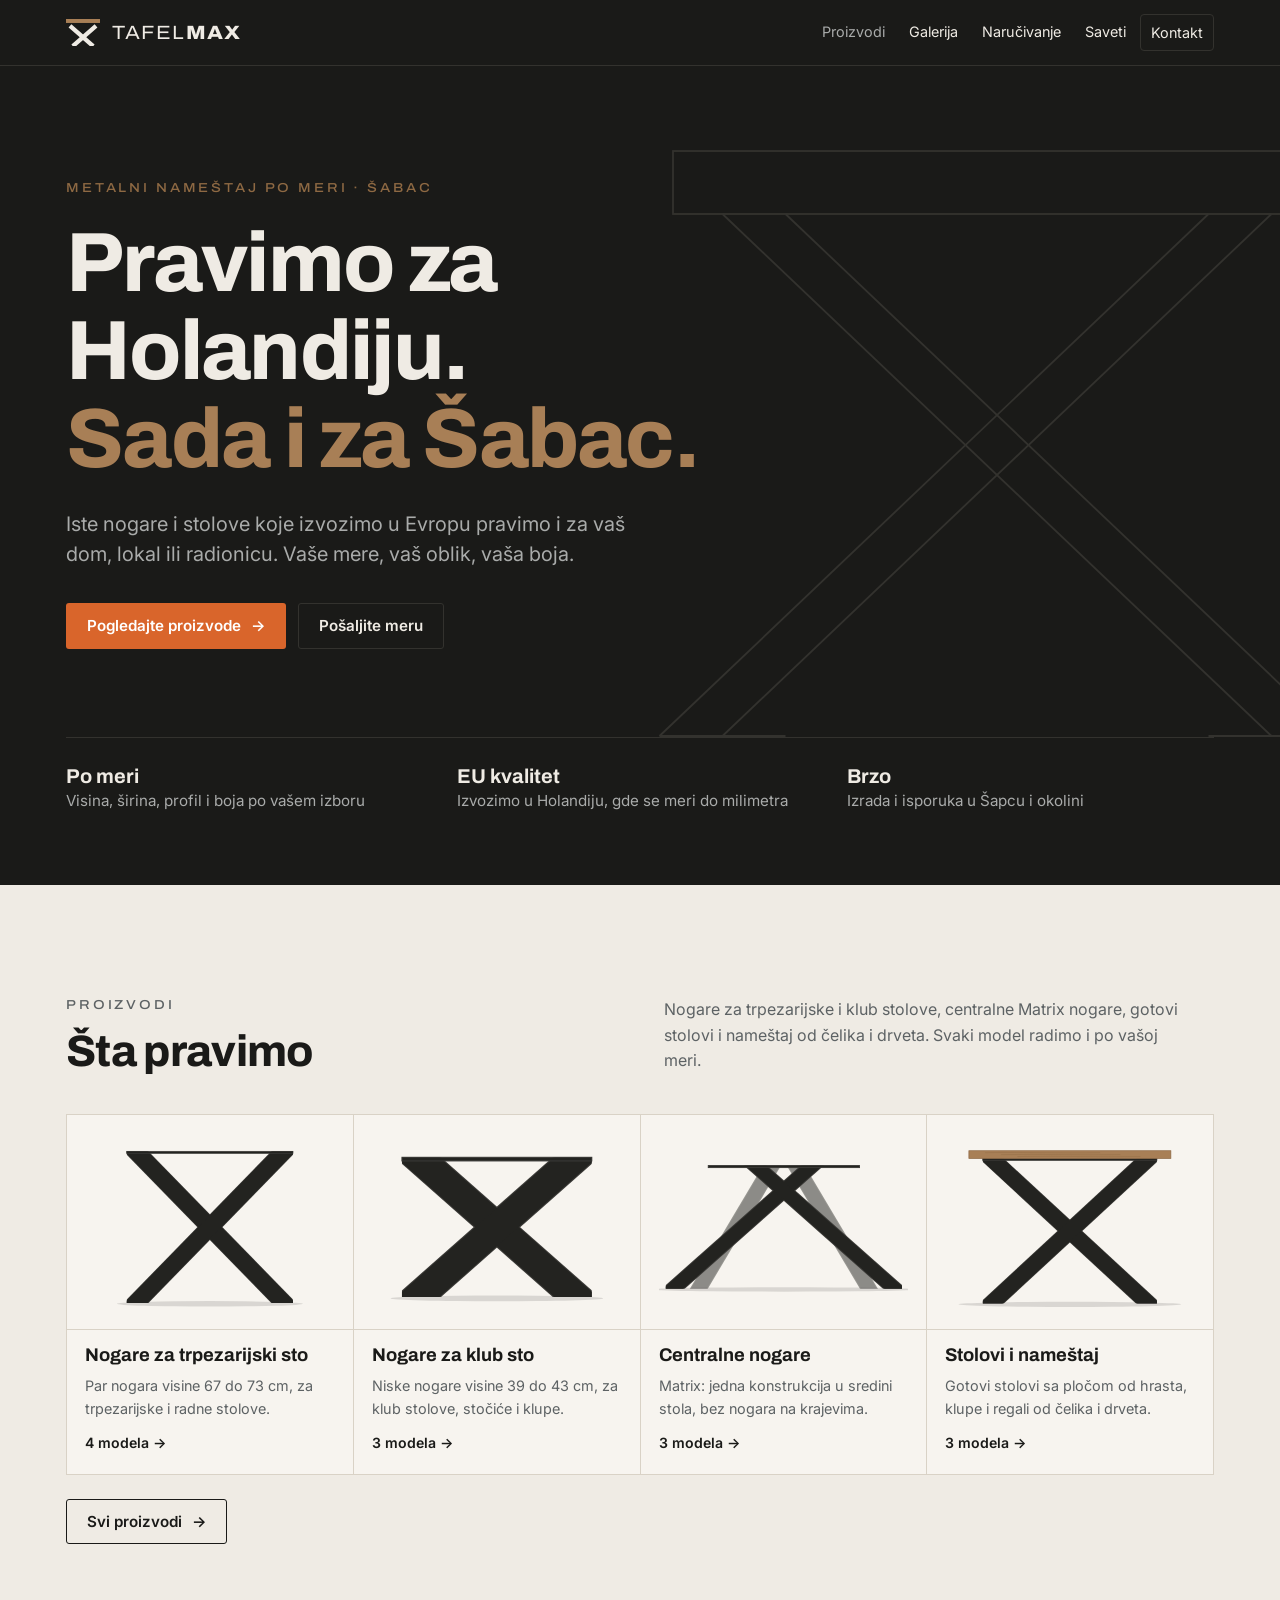
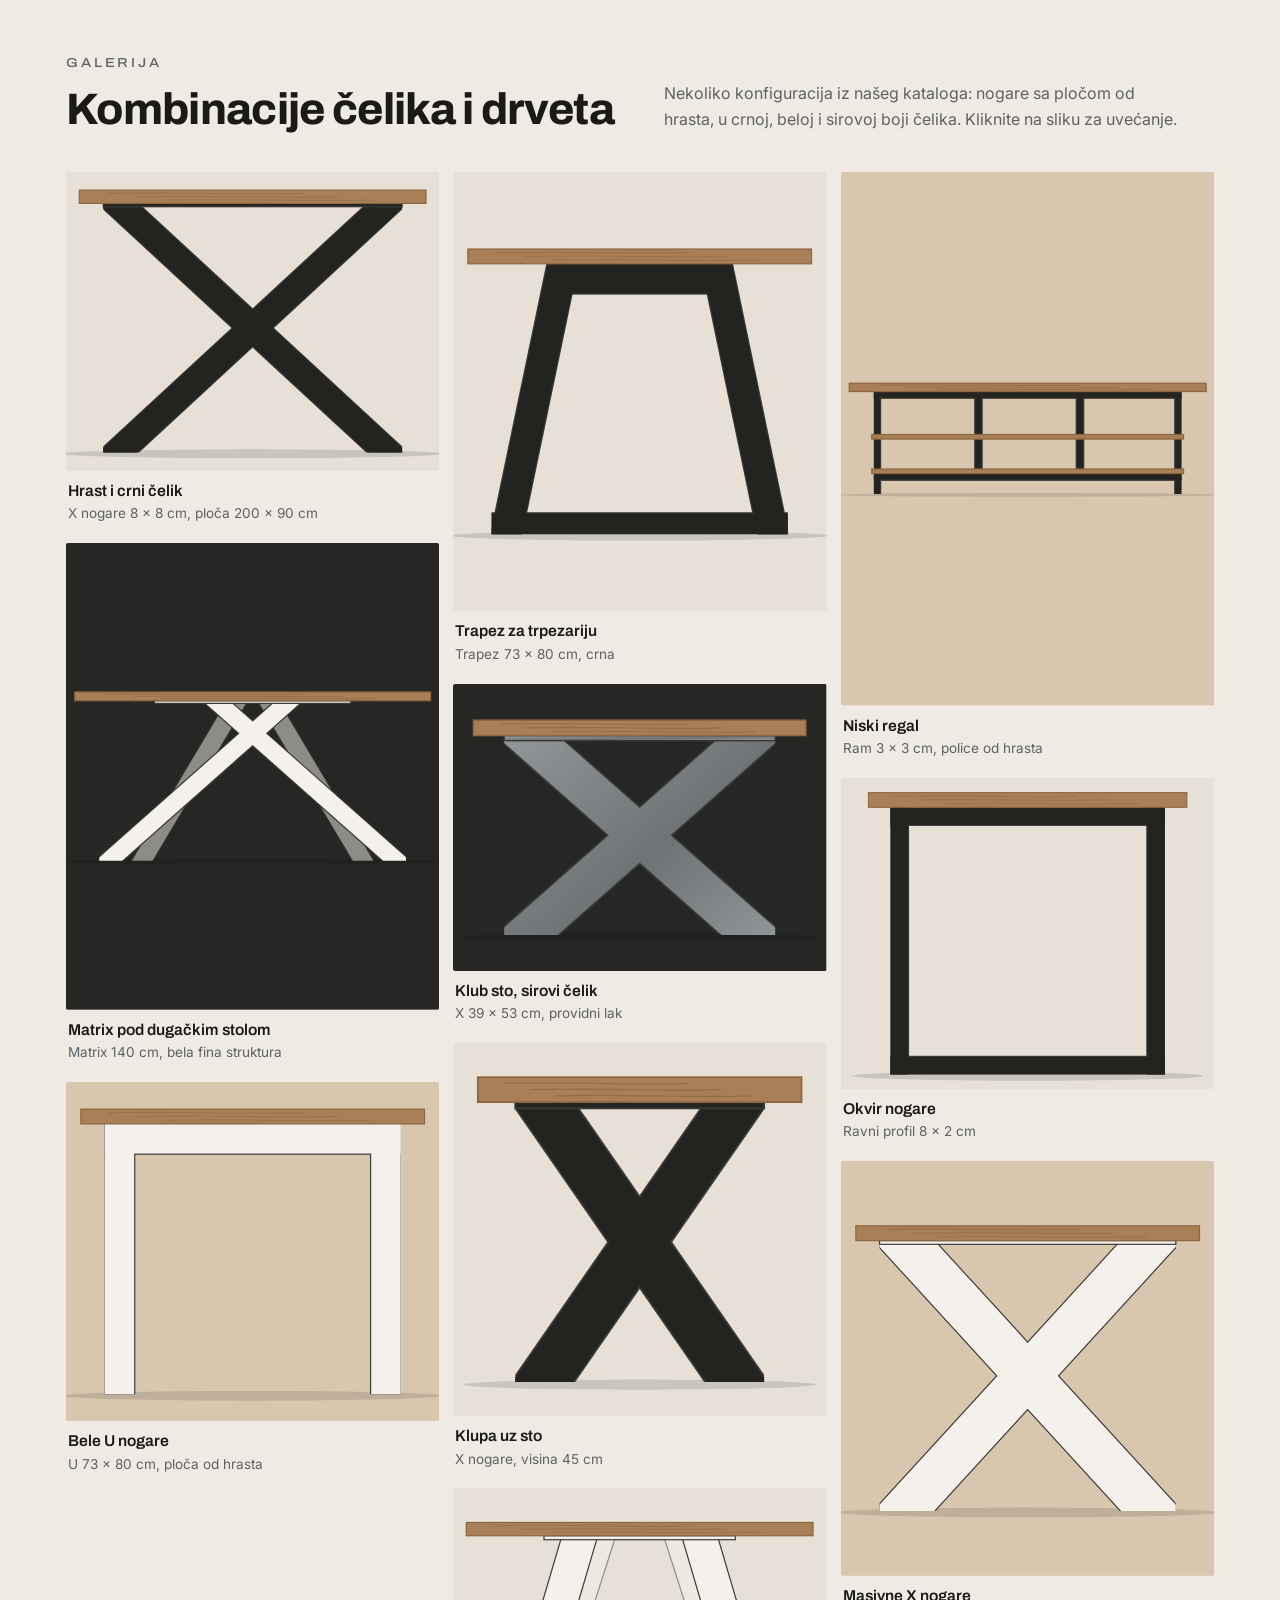
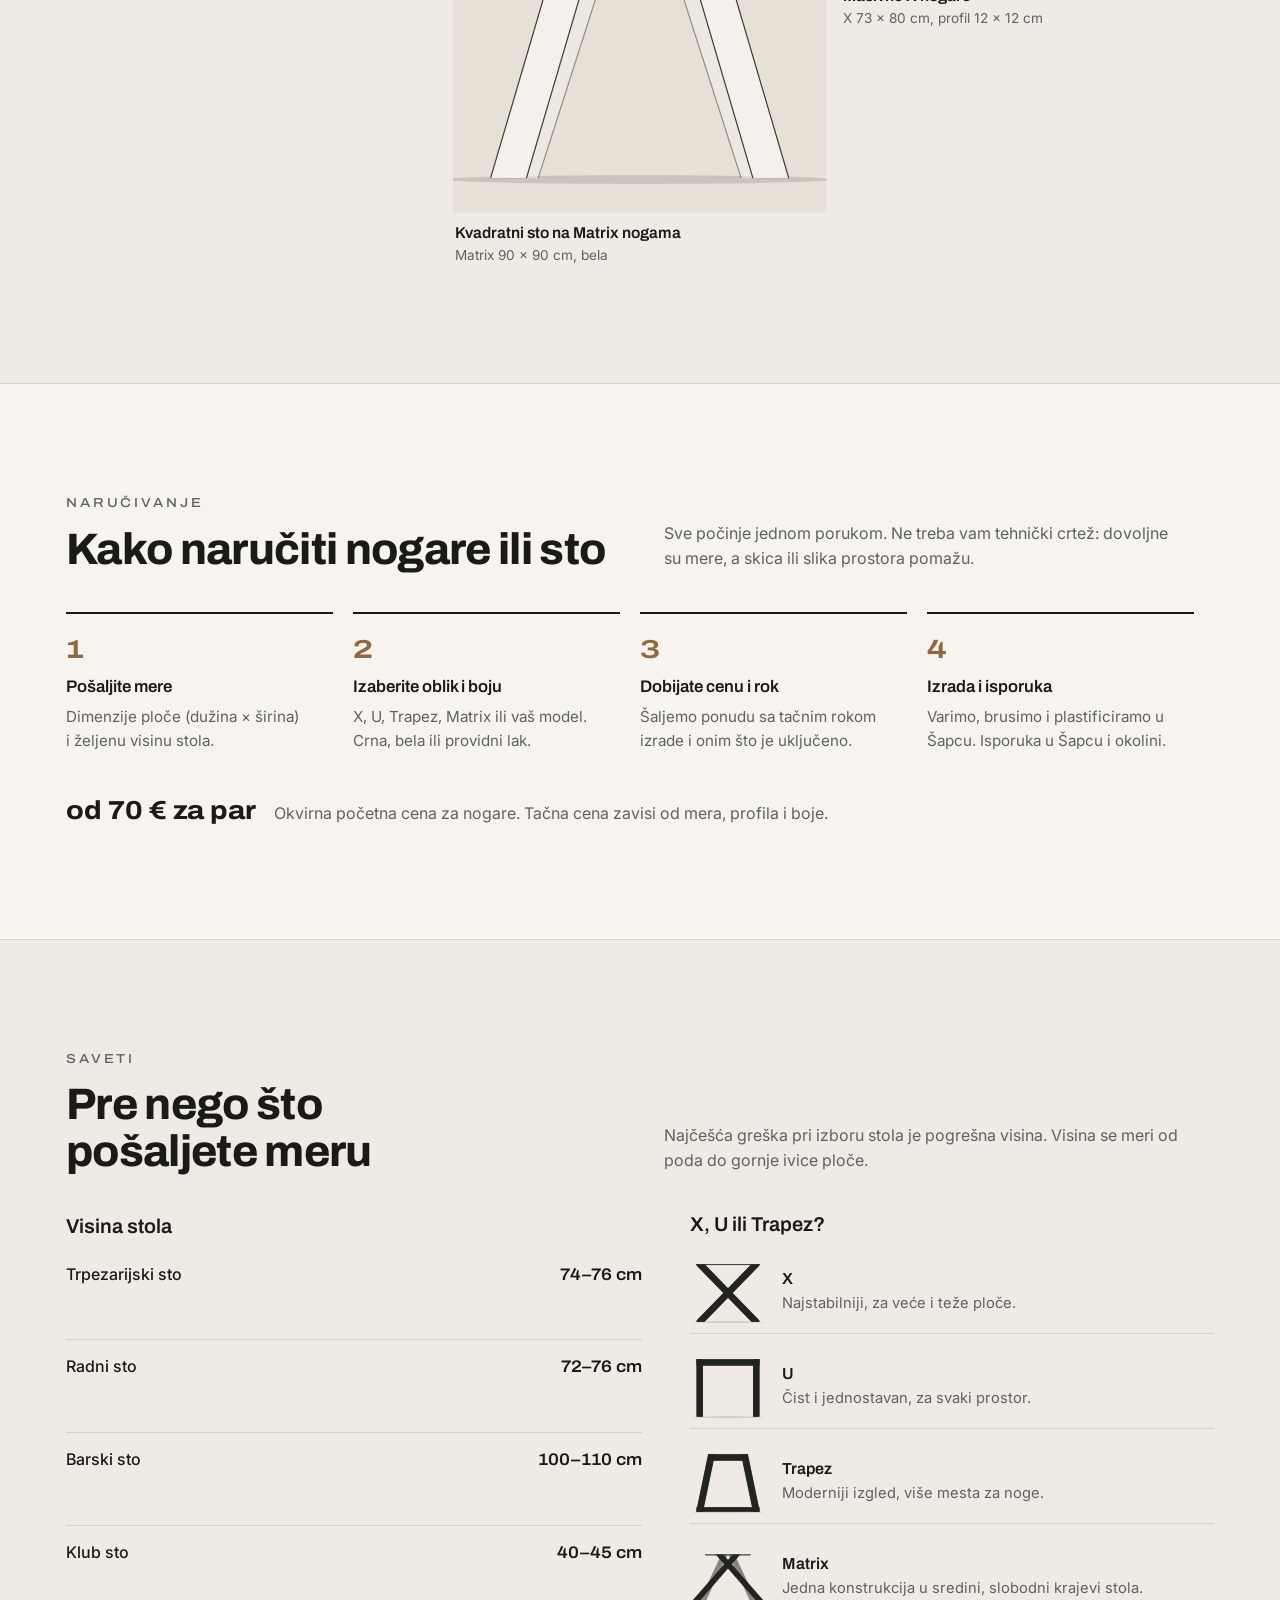
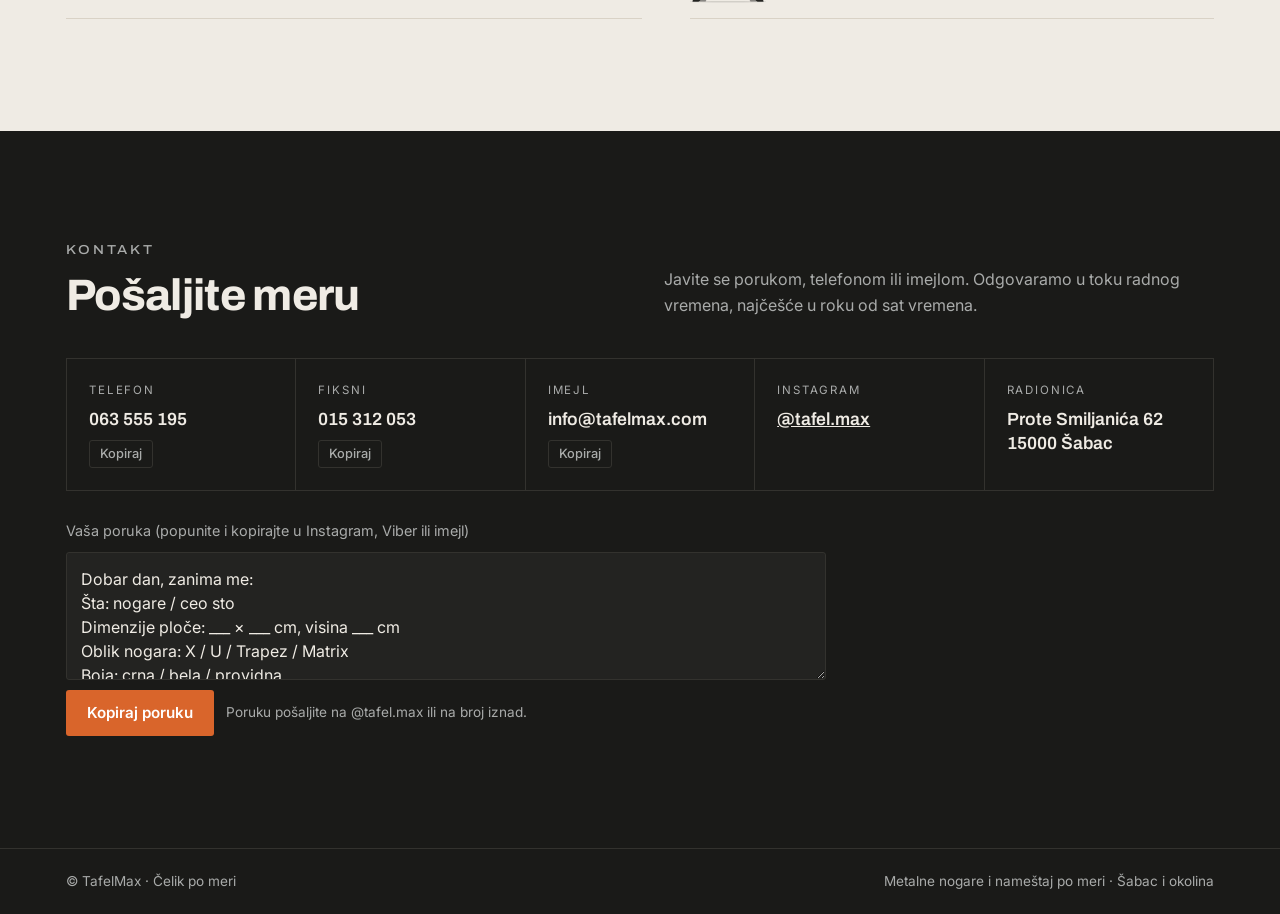
<file: index.html>
<!doctype html>
<html lang="sr-Latn">
<head>
<meta charset="utf-8">
<meta name="viewport" content="width=device-width, initial-scale=1, viewport-fit=cover">
<title>TafelMax</title>
<meta name="claude:viewport-fit-sides" content="cover">
<meta name="description" content="TafelMax, Šabac. Metalne nogare i nameštaj po meri. Izvozimo u Holandiju.">
<link rel="preconnect" href="https://fonts.googleapis.com">
<link rel="preconnect" href="https://fonts.gstatic.com" crossorigin>
<link rel="stylesheet" href="https://fonts.googleapis.com/css2?family=Archivo:wdth,wght@62..125,400..800&family=Inter:wght@400;500;600&display=swap">
<link rel="stylesheet" href="assets/style.css">
</head>
<body>
<header class="top">
  <div class="wrap">
    <a class="brand" href="index.html" aria-label="TafelMax, početna">
      <svg viewBox="0 0 120 96" aria-hidden="true"><rect x="0" y="0" width="120" height="14" fill="#A87F56"/><path d="M14 24 L96 96 M106 24 L24 96" stroke="currentColor" stroke-width="15" stroke-linecap="butt" fill="none"/></svg>
      <span class="wordmark">TAFEL<b>MAX</b></span>
    </a>
    <nav class="nav" aria-label="Glavni meni">
      <a href="proizvodi.html">Proizvodi</a>
      <a href="index.html#galerija" aria-current="page">Galerija</a>
      <a href="index.html#narucivanje" aria-current="page">Naručivanje</a>
      <a href="index.html#saveti" aria-current="page">Saveti</a>
      <a class="cta-mini" href="#kontakt">Kontakt</a>
    </nav>
  </div>
</header>

<main id="pocetak">
  <section class="hero">
    <svg class="hero-x" viewBox="0 0 800 700" aria-hidden="true" fill="none" stroke="currentColor" stroke-width="2">
      <rect x="40" y="40" width="720" height="70"/>
      <path d="M95 110 L705 690 M705 110 L95 690"/>
      <path d="M165 110 L775 690 M635 110 L25 690"/>
      <path d="M25 690 H165 M635 690 H775"/>
    </svg>
    <div class="wrap">
      <p class="eyebrow">Metalni nameštaj po meri · Šabac</p>
      <h1>Pravimo za Holandiju. <span>Sada i za Šabac.</span></h1>
      <p class="lead">Iste nogare i stolove koje izvozimo u Evropu pravimo i za vaš dom, lokal ili radionicu. Vaše mere, vaš oblik, vaša boja.</p>
      <div class="hero-actions">
        <a class="btn btn-cta" href="proizvodi.html">Pogledajte proizvode <span aria-hidden="true">→</span></a>
        <a class="btn btn-ghost" href="#kontakt">Pošaljite meru</a>
      </div>
      <div class="facts">
        <div><b>Po meri</b><span>Visina, širina, profil i boja po vašem izboru</span></div>
        <div><b>EU kvalitet</b><span>Izvozimo u Holandiju, gde se meri do milimetra</span></div>
        <div><b>Brzo</b><span>Izrada i isporuka u Šapcu i okolini</span></div>
      </div>
    </div>
  </section>
  <section class="block" id="kategorije">
    <div class="wrap">
      <div class="sec-head">
        <div>
          <p class="eyebrow">Proizvodi</p>
          <h2>Šta pravimo</h2>
        </div>
        <p>Nogare za trpezarijske i klub stolove, centralne Matrix nogare, gotovi stolovi i nameštaj od čelika i drveta. Svaki model radimo i po vašoj meri.</p>
      </div>
      <div class="tiles" id="catTiles"></div>
      <div class="all-link"><a class="btn btn-line" href="proizvodi.html">Svi proizvodi <span aria-hidden="true">→</span></a></div>
    </div>
  </section>

  <section class="block" id="galerija" style="padding-top:0">
    <div class="wrap">
      <div class="sec-head">
        <div>
          <p class="eyebrow">Galerija</p>
          <h2>Kombinacije čelika i drveta</h2>
        </div>
        <p>Nekoliko konfiguracija iz našeg kataloga: nogare sa pločom od hrasta, u crnoj, beloj i sirovoj boji čelika. Kliknite na sliku za uvećanje.</p>
      </div>
      <div class="gal" id="gal"></div>
    </div>
  </section>

  <section class="block order" id="narucivanje">
    <div class="wrap">
      <div class="sec-head">
        <div>
          <p class="eyebrow">Naručivanje</p>
          <h2>Kako naručiti nogare ili sto</h2>
        </div>
        <p>Sve počinje jednom porukom. Ne treba vam tehnički crtež: dovoljne su mere, a skica ili slika prostora pomažu.</p>
      </div>
      <div class="steps">
        <div class="step"><b>Pošaljite mere</b><p>Dimenzije ploče (dužina × širina) i željenu visinu stola.</p></div>
        <div class="step"><b>Izaberite oblik i boju</b><p>X, U, Trapez, Matrix ili vaš model. Crna, bela ili providni lak.</p></div>
        <div class="step"><b>Dobijate cenu i rok</b><p>Šaljemo ponudu sa tačnim rokom izrade i onim što je uključeno.</p></div>
        <div class="step"><b>Izrada i isporuka</b><p>Varimo, brusimo i plastificiramo u Šapcu. Isporuka u Šapcu i okolini.</p></div>
      </div>
      <div class="price-note">
        <strong class="num">od 70 € za par</strong>
        <span>Okvirna početna cena za nogare. Tačna cena zavisi od mera, profila i boje.</span>
      </div>
    </div>
  </section>

  <section class="block" id="saveti">
    <div class="wrap">
      <div class="sec-head">
        <div>
          <p class="eyebrow">Saveti</p>
          <h2>Pre nego što pošaljete meru</h2>
        </div>
        <p>Najčešća greška pri izboru stola je pogrešna visina. Visina se meri od poda do gornje ivice ploče.</p>
      </div>
      <div class="guide">
        <table class="htable">
          <caption>Visina stola</caption>
          <tbody>
            <tr><th scope="row">Trpezarijski sto</th><td>74–76 cm</td></tr>
            <tr><th scope="row">Radni sto</th><td>72–76 cm</td></tr>
            <tr><th scope="row">Barski sto</th><td>100–110 cm</td></tr>
            <tr><th scope="row">Klub sto</th><td>40–45 cm</td></tr>
          </tbody>
        </table>
        <div class="shapes" id="shapes">
          <h3>X, U ili Trapez?</h3>
        </div>
      </div>
    </div>
  </section>

  <section class="block contact" id="kontakt">
    <div class="wrap">
      <div class="sec-head">
        <div>
          <p class="eyebrow">Kontakt</p>
          <h2>Pošaljite meru</h2>
        </div>
        <p>Javite se porukom, telefonom ili imejlom. Odgovaramo u toku radnog vremena, najčešće u roku od sat vremena.</p>
      </div>
      <div class="cgrid">
        <div class="citem"><small>Telefon</small><span class="v num">063 555 195</span><button class="copy" type="button" data-copy="063555195">Kopiraj</button></div>
        <div class="citem"><small>Fiksni</small><span class="v num">015 312 053</span><button class="copy" type="button" data-copy="015312053">Kopiraj</button></div>
        <div class="citem"><small>Imejl</small><span class="v">info@tafelmax.com</span><button class="copy" type="button" data-copy="info@tafelmax.com">Kopiraj</button></div>
        <div class="citem"><small>Instagram</small><a class="v" href="https://www.instagram.com/tafel.max/" target="_blank" rel="noopener">@tafel.max</a></div>
        <div class="citem"><small>Radionica</small><span class="v">Prote Smiljanića 62<br>15000 Šabac</span></div>
      </div>
      <form class="msg-box" id="msgForm">
        <label for="msg">Vaša poruka (popunite i kopirajte u Instagram, Viber ili imejl)</label>
        <textarea id="msg">Dobar dan, zanima me:
Šta: nogare / ceo sto
Dimenzije ploče: ___ × ___ cm, visina ___ cm
Oblik nogara: X / U / Trapez / Matrix
Boja: crna / bela / providna
Mesto isporuke: </textarea>
        <div class="msg-row">
          <button class="btn btn-cta" type="submit">Kopiraj poruku</button>
          <span class="hint">Poruku pošaljite na @tafel.max ili na broj iznad.</span>
        </div>
      </form>
    </div>
  </section>
</main>

<footer>
  <div class="wrap">
    <span>© TafelMax · Čelik po meri</span>
    <span>Metalne nogare i nameštaj po meri · Šabac i okolina</span>
  </div>
</footer>

<dialog id="lb" class="lb" aria-label="Galerija">
  <div class="lb-inner">
    <button class="close" type="button" data-close aria-label="Zatvori">×</button>
    <div class="lb-img" id="lbImg"></div>
    <div class="lb-cap">
      <div><b id="lbTitle"></b><span id="lbSub"></span></div>
      <div class="lb-nav">
        <button type="button" id="lbPrev" aria-label="Prethodna">←</button>
        <button type="button" id="lbNext" aria-label="Sledeća">→</button>
      </div>
    </div>
  </div>
</dialog>

<script src="assets/app.js"></script>
</body>
</html>
</file>
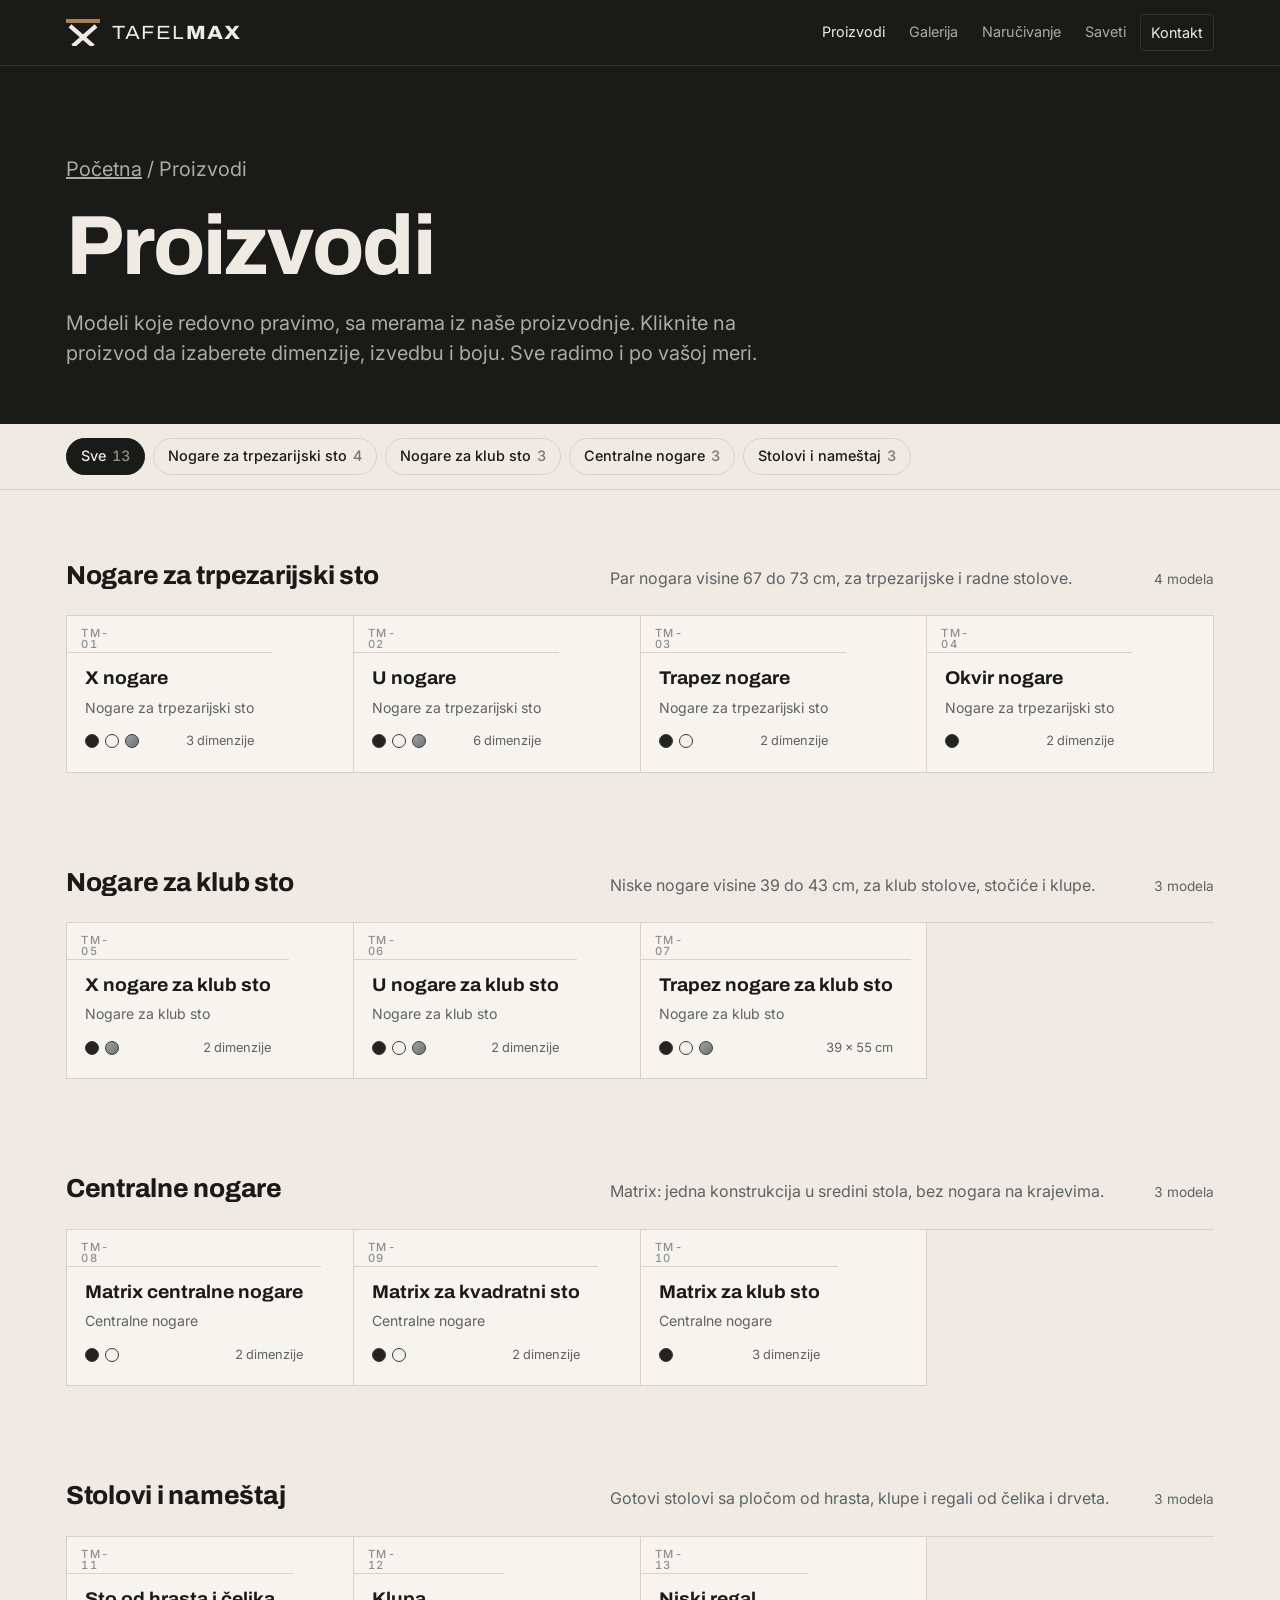
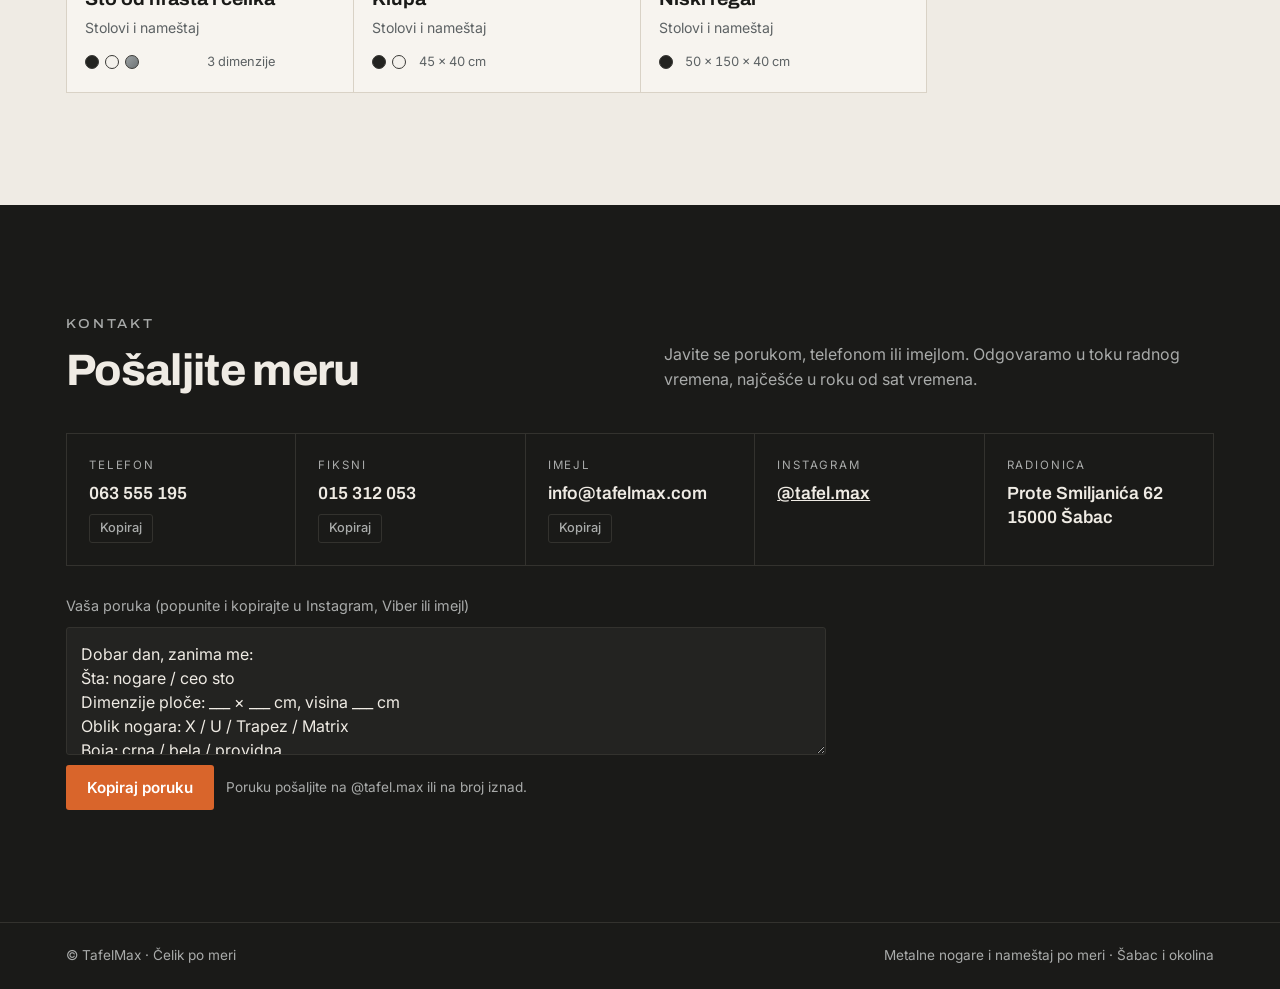
<file: proizvodi.html>
<!doctype html>
<html lang="sr-Latn">
<head>
<meta charset="utf-8">
<meta name="viewport" content="width=device-width, initial-scale=1, viewport-fit=cover">
<title>TafelMax proizvodi</title>
<meta name="claude:viewport-fit-sides" content="cover">
<meta name="description" content="Katalog TafelMax proizvoda: X, U, Trapez, Okvir i Matrix nogare, stolovi i nameštaj po meri.">
<link rel="preconnect" href="https://fonts.googleapis.com">
<link rel="preconnect" href="https://fonts.gstatic.com" crossorigin>
<link rel="stylesheet" href="https://fonts.googleapis.com/css2?family=Archivo:wdth,wght@62..125,400..800&family=Inter:wght@400;500;600&display=swap">
<link rel="stylesheet" href="assets/style.css">
</head>
<body>
<header class="top">
  <div class="wrap">
    <a class="brand" href="index.html" aria-label="TafelMax, početna">
      <svg viewBox="0 0 120 96" aria-hidden="true"><rect x="0" y="0" width="120" height="14" fill="#A87F56"/><path d="M14 24 L96 96 M106 24 L24 96" stroke="currentColor" stroke-width="15" stroke-linecap="butt" fill="none"/></svg>
      <span class="wordmark">TAFEL<b>MAX</b></span>
    </a>
    <nav class="nav" aria-label="Glavni meni">
      <a href="proizvodi.html" aria-current="page">Proizvodi</a>
      <a href="index.html#galerija">Galerija</a>
      <a href="index.html#narucivanje">Naručivanje</a>
      <a href="index.html#saveti">Saveti</a>
      <a class="cta-mini" href="#kontakt">Kontakt</a>
    </nav>
  </div>
</header>

<main>
  <section class="page-head">
    <div class="wrap">
      <p class="crumbs"><a href="index.html">Početna</a> / Proizvodi</p>
      <h1>Proizvodi</h1>
      <p>Modeli koje redovno pravimo, sa merama iz naše proizvodnje. Kliknite na proizvod da izaberete dimenzije, izvedbu i boju. Sve radimo i po vašoj meri.</p>
    </div>
  </section>
  <div class="filterbar">
    <div class="wrap">
      <div class="chips" id="chips" role="group" aria-label="Kategorije proizvoda"></div>
    </div>
  </div>
  <div class="wrap catalog" id="catalog"></div>


  <section class="block contact" id="kontakt">
    <div class="wrap">
      <div class="sec-head">
        <div>
          <p class="eyebrow">Kontakt</p>
          <h2>Pošaljite meru</h2>
        </div>
        <p>Javite se porukom, telefonom ili imejlom. Odgovaramo u toku radnog vremena, najčešće u roku od sat vremena.</p>
      </div>
      <div class="cgrid">
        <div class="citem"><small>Telefon</small><span class="v num">063 555 195</span><button class="copy" type="button" data-copy="063555195">Kopiraj</button></div>
        <div class="citem"><small>Fiksni</small><span class="v num">015 312 053</span><button class="copy" type="button" data-copy="015312053">Kopiraj</button></div>
        <div class="citem"><small>Imejl</small><span class="v">info@tafelmax.com</span><button class="copy" type="button" data-copy="info@tafelmax.com">Kopiraj</button></div>
        <div class="citem"><small>Instagram</small><a class="v" href="https://www.instagram.com/tafel.max/" target="_blank" rel="noopener">@tafel.max</a></div>
        <div class="citem"><small>Radionica</small><span class="v">Prote Smiljanića 62<br>15000 Šabac</span></div>
      </div>
      <form class="msg-box" id="msgForm">
        <label for="msg">Vaša poruka (popunite i kopirajte u Instagram, Viber ili imejl)</label>
        <textarea id="msg">Dobar dan, zanima me:
Šta: nogare / ceo sto
Dimenzije ploče: ___ × ___ cm, visina ___ cm
Oblik nogara: X / U / Trapez / Matrix
Boja: crna / bela / providna
Mesto isporuke: </textarea>
        <div class="msg-row">
          <button class="btn btn-cta" type="submit">Kopiraj poruku</button>
          <span class="hint">Poruku pošaljite na @tafel.max ili na broj iznad.</span>
        </div>
      </form>
    </div>
  </section>
</main>

<footer>
  <div class="wrap">
    <span>© TafelMax · Čelik po meri</span>
    <span>Metalne nogare i nameštaj po meri · Šabac i okolina</span>
  </div>
</footer>

<dialog id="pd" aria-labelledby="pdTitle">
  <button class="close" type="button" data-close aria-label="Zatvori">×</button>
  <div class="dlg">
    <div class="dlg-draw" id="pdDraw"></div>
    <div class="dlg-info">
      <div>
        <p class="eyebrow" id="pdCat"></p>
        <h3 id="pdTitle" style="margin-top:10px"></h3>
      </div>
      <p class="desc" id="pdDesc"></p>
      <div><p class="opt-label">Dimenzije</p><div class="opts" id="pdSizes"></div></div>
      <div id="pdVarWrap"><p class="opt-label">Izvedba</p><div class="opts" id="pdVars"></div></div>
      <div><p class="opt-label">Boja</p><div class="opts" id="pdColors"></div></div>
      <table class="spec"><tbody id="pdSpec"></tbody></table>
      <a class="btn btn-cta" href="#kontakt" id="pdAsk" style="justify-self:start">Pošaljite upit za ovaj model</a>
    </div>
  </div>
</dialog>

<script src="assets/app.js"></script>
</body>
</html>
</file>
<file: assets/style.css>
/* Layout: katalog tehničkih listova. Tamni uvodni pojas, zatim mreža proizvoda kao listovi sa kotama u cm. */
:root {
  /* brend paleta (TafelMax vizuelni identitet) */
  --ugalj: #1A1A18;
  --lan: #EFEBE4;
  --hrast: #A87F56;
  --celik: #63686B;
  --varnica: #D9652B;

  --bg: #EFEBE4;
  --surface: #F7F4EF;
  --fg: #1A1A18;
  --muted: #5D6264;
  --line: #D9D2C6;
  --accent: #8E6943;
  --oak: #A87F56;
  --oak-grain: #8C6743;
  --cta: #D9652B;
  --cta-fg: #FFFFFF;
  --sheet: #F7F4EF;
  --dim: #8A8F91;
  --outline: #3A3936;
  --m-black: #232320;
  --m-white: #F4F1EC;
  --raw-a: #9DA2A4;
  --raw-b: #6E7375;

  --band-bg: #1A1A18;
  --band-fg: #EFEBE4;
  --band-muted: #A9ABAA;
  --band-line: #33322E;

  --f-display: "Archivo", "Helvetica Neue", Arial, sans-serif;
  --f-text: "Inter", system-ui, -apple-system, "Segoe UI", Roboto, sans-serif;

  --step--1: 0.8125rem;
  --step-0: 1rem;
  --step-1: 1.25rem;
  --step-2: 1.625rem;
  --step-3: clamp(1.9rem, 1.4rem + 2vw, 2.75rem);
  --step-4: clamp(2.6rem, 1.6rem + 4.6vw, 5.25rem);

  --wrap: 1180px;
  --gut-l: max(16px, env(safe-area-inset-left, 0px));
  --gut-r: max(16px, env(safe-area-inset-right, 0px));
}
@media (prefers-color-scheme: dark) {
  :root:not([data-theme="light"]) {
    --bg: #1A1A18; --surface: #22221F; --fg: #EFEBE4; --muted: #A3A6A6; --line: #34332F;
    --accent: #C49A6E; --oak: #A87F56; --oak-grain: #8C6743; --cta: #D9652B; --cta-fg: #FFFFFF;
    --sheet: #22221F; --dim: #777B7C; --outline: #8E9192; --m-black: #121211; --m-white: #ECE8E1;
    --raw-a: #A4A9AB; --raw-b: #6E7375;
    --band-bg: #121211; --band-line: #2C2B28;
    color-scheme: dark;
  }
}
:root[data-theme="dark"] {
  --bg: #1A1A18; --surface: #22221F; --fg: #EFEBE4; --muted: #A3A6A6; --line: #34332F;
  --accent: #C49A6E; --oak: #A87F56; --oak-grain: #8C6743; --cta: #D9652B; --cta-fg: #FFFFFF;
  --sheet: #22221F; --dim: #777B7C; --outline: #8E9192; --m-black: #121211; --m-white: #ECE8E1;
  --raw-a: #A4A9AB; --raw-b: #6E7375;
  --band-bg: #121211; --band-line: #2C2B28;
  color-scheme: dark;
}

* { box-sizing: border-box; }
html { scroll-behavior: smooth; scroll-padding-top: 72px; }
body {
  margin: 0;
  background: var(--bg);
  color: var(--fg);
  font: 400 var(--step-0)/1.6 var(--f-text);
  -webkit-font-smoothing: antialiased;
}
body::before {
  content: ""; position: fixed; inset: 0 0 auto; height: env(safe-area-inset-top, 0px);
  z-index: 30; background: var(--band-bg);
}
img, svg { max-width: 100%; display: block; }
a { color: inherit; }
h1, h2, h3 { font-family: var(--f-display); text-wrap: balance; margin: 0; line-height: 1.05; }
p { margin: 0; }
:focus-visible { outline: 2px solid var(--cta); outline-offset: 3px; border-radius: 2px; }
.wrap { max-width: var(--wrap); margin: 0 auto; padding-left: var(--gut-l); padding-right: var(--gut-r); }
.eyebrow {
  font: 500 var(--step--1)/1.2 var(--f-display); font-stretch: 112%;
  text-transform: uppercase; letter-spacing: .22em; color: var(--accent);
}
.num { font-variant-numeric: tabular-nums; }

/* header */
.top {
  position: sticky; top: env(safe-area-inset-top, 0px); z-index: 20;
  background: var(--band-bg); color: var(--band-fg); border-bottom: 1px solid var(--band-line);
}
.top .wrap { display: flex; align-items: center; justify-content: space-between; gap: 16px; padding-block: 14px; }
.brand { display: flex; align-items: center; gap: 12px; text-decoration: none; }
.brand svg { width: 34px; height: auto; }
.wordmark { font: 400 1.2rem/1 var(--f-display); font-stretch: 112%; letter-spacing: .08em; }
.wordmark b { font-weight: 800; }
.nav { display: flex; gap: 4px; flex-wrap: wrap; justify-content: flex-end; }
.nav a {
  text-decoration: none; font-size: .9rem; color: var(--band-muted);
  padding: 6px 10px; border-radius: 4px;
}
.nav a:hover { color: var(--band-fg); }
.nav a.cta-mini { color: var(--band-fg); border: 1px solid var(--band-line); }
@media (max-width: 720px) { .nav a:not(.cta-mini):not([href="proizvodi.html"]) { display: none; } }

/* hero */
.hero { background: var(--band-bg); color: var(--band-fg); overflow: hidden; position: relative; }
.hero .wrap { position: relative; padding-block: clamp(56px, 9vw, 120px) clamp(40px, 6vw, 72px); }
.hero-x {
  position: absolute; right: -6%; top: 6%; width: min(62vw, 720px); height: auto;
  pointer-events: none; color: var(--band-line);
}
.hero h1 {
  font-size: var(--step-4); font-weight: 750; font-stretch: 100%; letter-spacing: -.02em;
  max-width: 14ch; margin-top: 22px; position: relative;
}
.hero h1 span { color: var(--hrast); display: block; }
.hero .lead { max-width: 46ch; margin-top: 26px; font-size: var(--step-1); line-height: 1.5; color: var(--band-muted); position: relative; }
.hero-actions { display: flex; flex-wrap: wrap; gap: 12px; margin-top: 34px; position: relative; }
.btn {
  display: inline-flex; align-items: center; gap: 10px; font: 600 .95rem/1 var(--f-text);
  padding: 14px 20px; border-radius: 3px; text-decoration: none; cursor: pointer; border: 1px solid transparent;
}
.btn-cta { background: var(--cta); color: var(--cta-fg); }
.btn-cta:hover { filter: brightness(1.06); }
.btn-ghost { border-color: var(--band-line); color: var(--band-fg); background: transparent; }
.btn-ghost:hover { border-color: var(--band-muted); }
.facts {
  display: grid; grid-template-columns: repeat(3, minmax(0, 1fr)); gap: 24px;
  margin-top: clamp(48px, 7vw, 88px); padding-top: 26px; border-top: 1px solid var(--band-line); position: relative;
}
.facts b { display: block; font: 700 var(--step-1)/1.2 var(--f-display); }
.facts span { color: var(--band-muted); font-size: .95rem; }
@media (max-width: 600px) { .facts { grid-template-columns: 1fr; gap: 16px; } }

/* sections */
section.block { padding-block: clamp(64px, 9vw, 112px); }
.sec-head { display: grid; grid-template-columns: minmax(0, 1fr) minmax(0, 1fr); gap: 24px 48px; align-items: end; margin-bottom: 40px; }
.sec-head h2 { font-size: var(--step-3); font-weight: 750; letter-spacing: -.015em; margin-top: 14px; }
.sec-head p { color: var(--muted); max-width: 52ch; }
@media (max-width: 760px) { .sec-head { grid-template-columns: 1fr; } }

/* category chips */
.chips { display: flex; flex-wrap: wrap; gap: 8px; margin-bottom: 28px; }
.chip {
  font: 500 .9rem/1 var(--f-text); padding: 10px 14px; border-radius: 999px; cursor: pointer;
  background: transparent; color: var(--fg); border: 1px solid var(--line);
}
.chip:hover { border-color: var(--muted); }
.chip[aria-pressed="true"] { background: var(--fg); color: var(--bg); border-color: var(--fg); }
.chip .n { opacity: .55; margin-left: 6px; font-variant-numeric: tabular-nums; }

/* product grid */
.grid { display: grid; grid-template-columns: repeat(auto-fill, minmax(260px, 1fr)); gap: 0; border-top: 1px solid var(--line); border-left: 1px solid var(--line); }
.card {
  background: var(--sheet); display: flex; flex-direction: column; text-align: left;
  border: 0; border-right: 1px solid var(--line); border-bottom: 1px solid var(--line);
  padding: 0; color: inherit; font: inherit; cursor: pointer; min-width: 0;
}
.card:hover .draw { background: var(--surface); }
.card:hover h3 { color: var(--accent); }
.draw { aspect-ratio: 4 / 3; padding: 18px; display: grid; place-items: center; transition: background .2s; position: relative; }
.draw svg { position: absolute; top: 28px; left: 18px; width: calc(100% - 36px); height: calc(100% - 46px); }
.sheet-tag {
  position: absolute; top: 12px; left: 14px; font: 500 .7rem/1 var(--f-text); letter-spacing: .14em;
  text-transform: uppercase; color: var(--dim); font-variant-numeric: tabular-nums;
}
.card-body { padding: 16px 18px 20px; border-top: 1px solid var(--line); display: grid; gap: 8px; }
.card h3 { font-size: 1.15rem; font-weight: 700; font-stretch: 105%; transition: color .2s; }
.card .meta { color: var(--muted); font-size: .88rem; }
.card-foot { display: flex; justify-content: space-between; align-items: center; gap: 12px; margin-top: 4px; }
.swatches { display: flex; gap: 6px; }
.sw { width: 14px; height: 14px; border-radius: 50%; border: 1px solid var(--outline); }
.sw-crna { background: var(--m-black); }
.sw-bela { background: var(--m-white); }
.sw-providna { background: linear-gradient(135deg, var(--raw-a), var(--raw-b)); }
.sizes { font-size: .8rem; color: var(--muted); font-variant-numeric: tabular-nums; }

/* gallery */
.gal { columns: 3 280px; column-gap: 14px; }
.gal button {
  break-inside: avoid; display: block; width: 100%; margin: 0 0 14px; padding: 0; border: 0;
  background: none; color: inherit; font: inherit; text-align: left; cursor: zoom-in;
}
.gal .frame { border-radius: 2px; overflow: hidden; position: relative; }
.gal .frame svg { width: 100%; height: auto; transition: transform .5s ease; }
.gal button:hover .frame svg { transform: scale(1.025); }
.gal figcaption { padding: 10px 2px 4px; display: grid; gap: 2px; }
.gal figcaption b { font: 600 .98rem/1.3 var(--f-display); }
.gal figcaption span { font-size: .85rem; color: var(--muted); }

/* order steps */
.order { background: var(--surface); border-block: 1px solid var(--line); }
.steps { display: grid; grid-template-columns: repeat(4, minmax(0, 1fr)); gap: 0; counter-reset: s; }
.step { padding: 4px 28px 8px 0; border-top: 2px solid var(--fg); padding-top: 22px; margin-right: 20px; }
.step::before {
  counter-increment: s; content: counter(s); font: 700 var(--step-2)/1 var(--f-display);
  font-stretch: 125%; color: var(--accent); display: block; margin-bottom: 14px;
}
.step b { display: block; font: 600 1.05rem/1.35 var(--f-display); margin-bottom: 6px; }
.step p { color: var(--muted); font-size: .95rem; }
@media (max-width: 860px) { .steps { grid-template-columns: repeat(2, minmax(0, 1fr)); row-gap: 28px; } }
@media (max-width: 480px) { .steps { grid-template-columns: 1fr; } .step { margin-right: 0; } }
.price-note { margin-top: 36px; display: flex; flex-wrap: wrap; align-items: baseline; gap: 10px 18px; }
.price-note strong { font: 750 var(--step-2)/1 var(--f-display); font-stretch: 110%; }
.price-note span { color: var(--muted); }

/* guide */
.guide { display: grid; grid-template-columns: minmax(0, 1.1fr) minmax(0, 1fr); gap: 48px; }
@media (max-width: 860px) { .guide { grid-template-columns: 1fr; } }
.htable { width: 100%; border-collapse: collapse; font-variant-numeric: tabular-nums; }
.htable th, .htable td { text-align: left; padding: 14px 0; border-bottom: 1px solid var(--line); vertical-align: baseline; }
.htable th { font-weight: 500; }
.htable td { text-align: right; font: 600 1.05rem/1 var(--f-display); font-stretch: 110%; white-space: nowrap; }
.htable caption { text-align: left; font: 600 var(--step-1)/1.2 var(--f-display); padding-bottom: 10px; }
.shapes { display: grid; gap: 14px; }
.shapes h3 { font-size: var(--step-1); font-weight: 600; margin-bottom: 4px; }
.shape { display: grid; grid-template-columns: 76px minmax(0, 1fr); gap: 16px; align-items: center; padding-block: 8px; border-bottom: 1px solid var(--line); }
.shape svg { width: 76px; height: 64px; }
.shape b { font: 600 1rem/1.3 var(--f-display); display: block; }
.shape span { color: var(--muted); font-size: .92rem; }

/* contact */
.contact { background: var(--band-bg); color: var(--band-fg); }
.contact .sec-head p { color: var(--band-muted); }
.contact .eyebrow { color: var(--hrast); }
.cgrid { display: grid; grid-template-columns: repeat(auto-fit, minmax(220px, 1fr)); gap: 1px; background: var(--band-line); border: 1px solid var(--band-line); }
.citem { background: var(--band-bg); padding: 22px; display: grid; gap: 8px; align-content: start; min-width: 0; }
.citem small { text-transform: uppercase; letter-spacing: .16em; font-size: .72rem; color: var(--band-muted); }
.citem .v { font: 600 1.1rem/1.35 var(--f-display); overflow-wrap: anywhere; user-select: all; }
.copy {
  justify-self: start; font: 500 .8rem/1 var(--f-text); color: var(--band-muted); background: none;
  border: 1px solid var(--band-line); border-radius: 3px; padding: 7px 10px; cursor: pointer;
}
.copy:hover { color: var(--band-fg); border-color: var(--band-muted); }
.msg-box { margin-top: 28px; display: grid; gap: 10px; max-width: 760px; }
.msg-box label { font-size: .9rem; color: var(--band-muted); }
.msg-box textarea {
  width: 100%; min-height: 128px; resize: vertical; font: 400 1rem/1.5 var(--f-text);
  background: #FFFFFF0A; color: var(--band-fg); border: 1px solid var(--band-line); border-radius: 3px; padding: 14px;
}
.msg-row { display: flex; gap: 12px; align-items: center; flex-wrap: wrap; }
.msg-row .hint { font-size: .85rem; color: var(--band-muted); }
footer { background: var(--band-bg); color: var(--band-muted); border-top: 1px solid var(--band-line); font-size: .85rem; }
footer .wrap { display: flex; justify-content: space-between; flex-wrap: wrap; gap: 12px; padding-block: 22px; }

/* dialogs */
dialog {
  border: 0; padding: 0; background: var(--bg); color: var(--fg); width: min(980px, calc(100vw - 24px));
  max-height: calc(100dvh - 24px); border-radius: 4px; box-shadow: 0 30px 80px #0007;
}
dialog::backdrop { background: #0d0d0cd0; }
.dlg { display: grid; grid-template-columns: minmax(0, 1.25fr) minmax(0, 1fr); }
@media (max-width: 760px) { .dlg { grid-template-columns: 1fr; } }
.dlg-draw { background: var(--sheet); padding: 28px; display: grid; place-items: center; min-height: 300px; position: relative; border-right: 1px solid var(--line); }
.dlg-draw svg { width: 100%; height: auto; max-height: 62dvh; }
.dlg-info { padding: 28px; display: grid; gap: 18px; align-content: start; min-width: 0; overflow-y: auto; }
.dlg-info h3 { font-size: var(--step-2); font-weight: 750; }
.dlg-info .desc { color: var(--muted); }
.opt-label { font-size: .75rem; text-transform: uppercase; letter-spacing: .16em; color: var(--muted); margin-bottom: 8px; }
.opts { display: flex; flex-wrap: wrap; gap: 6px; }
.opt {
  font: 500 .88rem/1 var(--f-text); padding: 9px 12px; border-radius: 3px; cursor: pointer;
  background: transparent; color: var(--fg); border: 1px solid var(--line); font-variant-numeric: tabular-nums;
  display: inline-flex; align-items: center; gap: 8px;
}
.opt[aria-pressed="true"] { border-color: var(--fg); box-shadow: inset 0 0 0 1px var(--fg); }
.spec { width: 100%; border-collapse: collapse; font-size: .92rem; font-variant-numeric: tabular-nums; }
.spec th, .spec td { padding: 8px 0; border-bottom: 1px solid var(--line); text-align: left; }
.spec th { color: var(--muted); font-weight: 400; width: 44%; }
.close {
  position: absolute; top: 10px; right: 10px; width: 40px; height: 40px; border-radius: 50%;
  border: 1px solid var(--line); background: var(--bg); color: var(--fg); cursor: pointer; font-size: 1.3rem; line-height: 1; z-index: 2;
}
.lb { width: min(1100px, calc(100vw - 24px)); background: var(--band-bg); color: var(--band-fg); }
.lb-inner { position: relative; display: grid; }
.lb-img svg { width: 100%; height: auto; max-height: 76dvh; }
.lb-cap { padding: 16px 20px; display: flex; justify-content: space-between; align-items: center; gap: 16px; flex-wrap: wrap; }
.lb-cap b { font: 600 1.05rem/1.3 var(--f-display); display: block; }
.lb-cap span { color: var(--band-muted); font-size: .9rem; }
.lb-nav { display: flex; gap: 8px; }
.lb-nav button, .lb .close {
  width: 42px; height: 42px; border-radius: 50%; border: 1px solid var(--band-line); background: var(--band-bg);
  color: var(--band-fg); cursor: pointer; font-size: 1.1rem;
}
.lb .close { position: absolute; top: 10px; right: 10px; }

.toast {
  position: fixed; left: 50%; bottom: calc(20px + env(safe-area-inset-bottom, 0px)); transform: translateX(-50%);
  background: var(--fg); color: var(--bg); padding: 10px 16px; border-radius: 3px; font-size: .9rem; z-index: 50;
}
@media (prefers-reduced-motion: reduce) {
  html { scroll-behavior: auto; }
  *, *::before, *::after { transition: none !important; animation: none !important; }
}

/* galerija pozadine */
:root { --g-lan: #E6E0D6; --g-ugalj: #262624; --g-hrast: #D9C6AE; }
  @media (prefers-color-scheme: dark) { :root:not([data-theme="light"]) { --g-lan: #2A2926; --g-ugalj: #121211; --g-hrast: #3A3026; } }
  :root[data-theme="dark"] { --g-lan: #2A2926; --g-ugalj: #121211; --g-hrast: #3A3026; }

/* aktivna stavka menija */
.nav a[aria-current="page"] { color: var(--band-fg); }

/* naslov podstrane */
.page-head { background: var(--band-bg); color: var(--band-fg); }
.page-head .wrap { padding-block: clamp(44px, 7vw, 88px) clamp(32px, 5vw, 56px); display: grid; gap: 18px; }
.page-head h1 { font-size: var(--step-4); font-weight: 750; letter-spacing: -.02em; }
.page-head p { color: var(--band-muted); max-width: 56ch; font-size: var(--step-1); line-height: 1.5; }
.crumbs { font-size: .85rem; color: var(--band-muted); }
.crumbs a { color: var(--band-muted); }
.crumbs a:hover { color: var(--band-fg); }

/* traka sa kategorijama na stranici proizvoda */
.filterbar {
  position: sticky; top: calc(env(safe-area-inset-top, 0px) + 63px); z-index: 10;
  background: var(--bg); border-bottom: 1px solid var(--line);
}
.filterbar .wrap { padding-block: 14px; }
.filterbar .chips { margin: 0; flex-wrap: nowrap; overflow-x: auto; scrollbar-width: none; }
.filterbar .chips::-webkit-scrollbar { display: none; }
.chip { white-space: nowrap; }
.catalog { display: grid; gap: clamp(56px, 8vw, 96px); padding-block: clamp(40px, 6vw, 72px) clamp(64px, 9vw, 112px); }
.cat-head { display: grid; grid-template-columns: minmax(0, 1fr) minmax(0, 1fr) auto; gap: 12px 40px; align-items: baseline; margin-bottom: 24px; }
.cat-head h2 { font-size: var(--step-2); font-weight: 750; letter-spacing: -.01em; }
.cat-head p { color: var(--muted); }
.cat-count { font-size: .85rem; color: var(--muted); white-space: nowrap; }
@media (max-width: 760px) { .cat-head { grid-template-columns: 1fr; } }

/* pločice kategorija na početnoj */
.tiles { display: grid; grid-template-columns: repeat(auto-fit, minmax(240px, 1fr)); gap: 0; border-top: 1px solid var(--line); border-left: 1px solid var(--line); }
.tile { display: flex; flex-direction: column; text-decoration: none; color: inherit; background: var(--sheet); border-right: 1px solid var(--line); border-bottom: 1px solid var(--line); }
.tile:hover .draw { background: var(--surface); }
.tile:hover h3 { color: var(--accent); }
.tile-body { padding: 16px 18px 20px; border-top: 1px solid var(--line); display: grid; gap: 8px; flex: 1; align-content: start; }
.tile h3 { font-size: 1.15rem; font-weight: 700; transition: color .2s; }
.tile p { color: var(--muted); font-size: .9rem; }
.tile-more { font-size: .88rem; font-weight: 600; margin-top: 4px; }
.all-link { margin-top: 24px; }
.btn-line { border-color: var(--fg); color: var(--fg); background: transparent; }
.btn-line:hover { background: var(--fg); color: var(--bg); }
</file>
